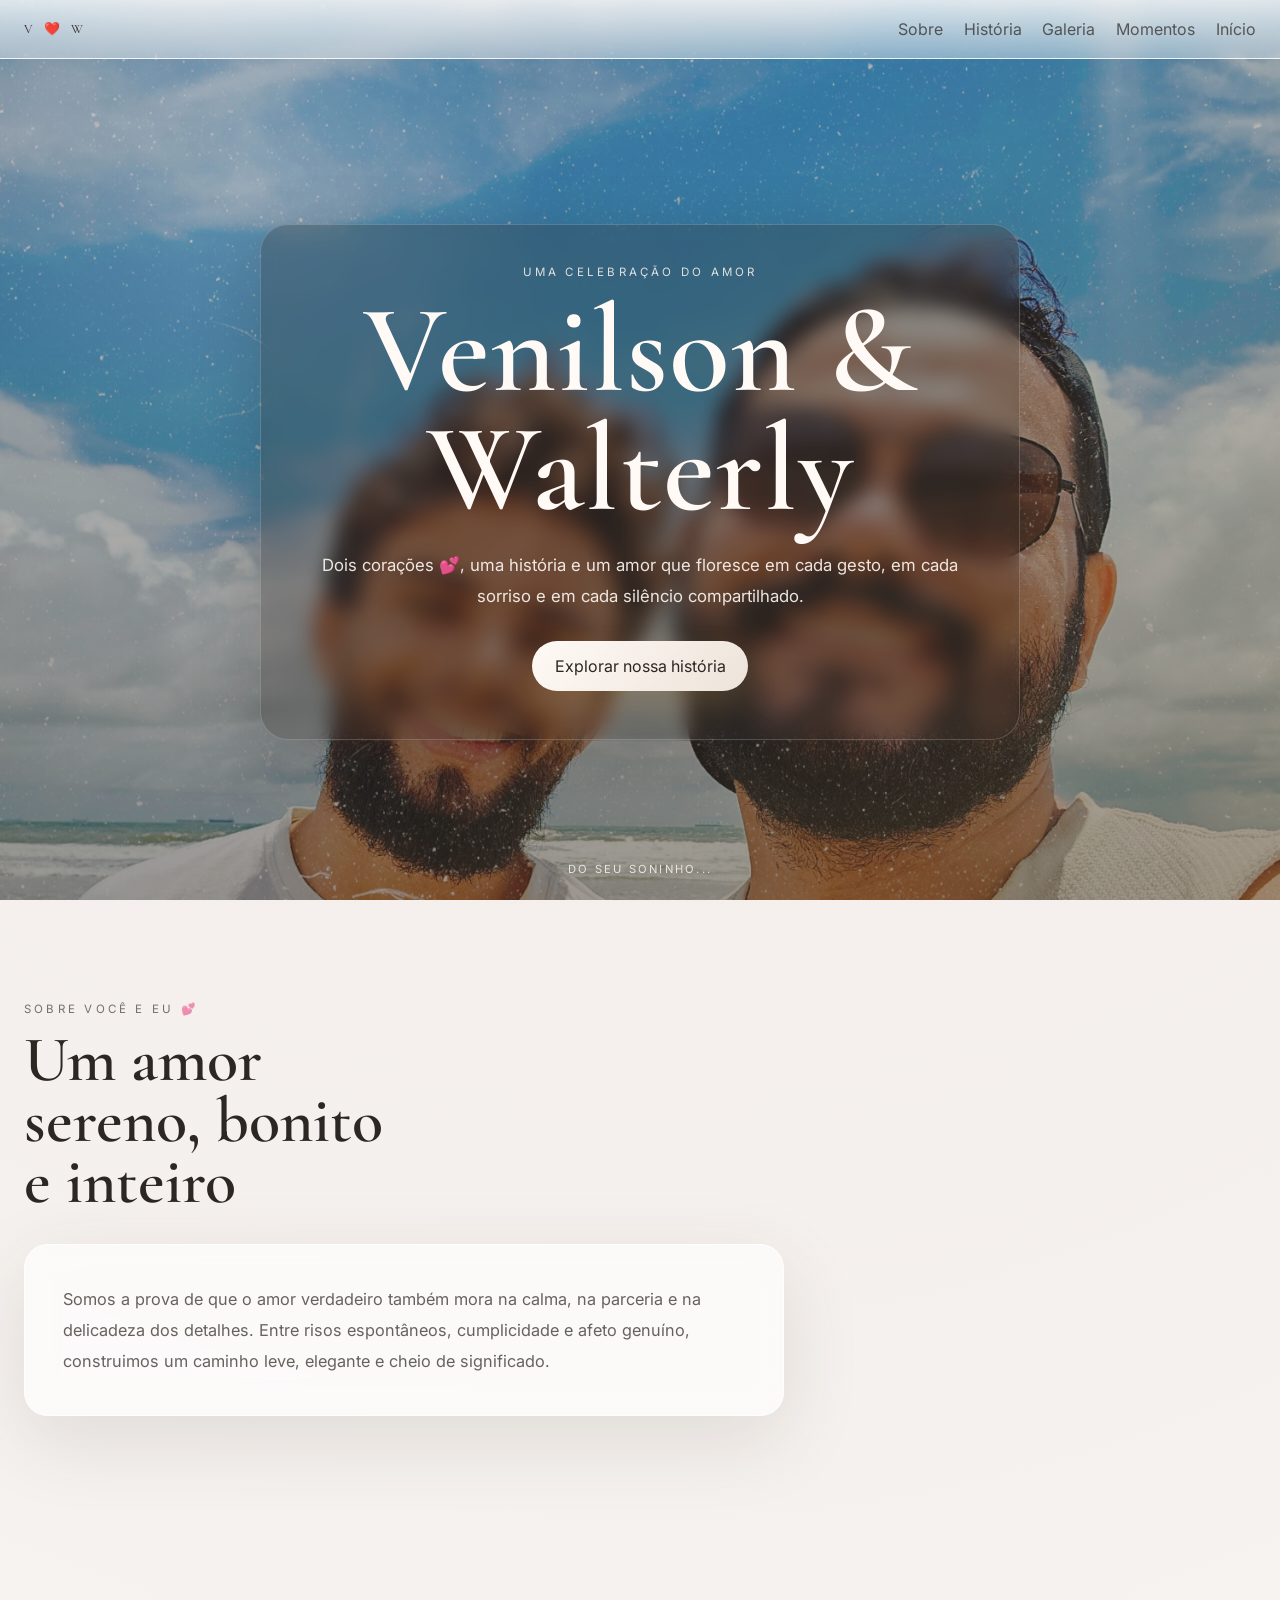
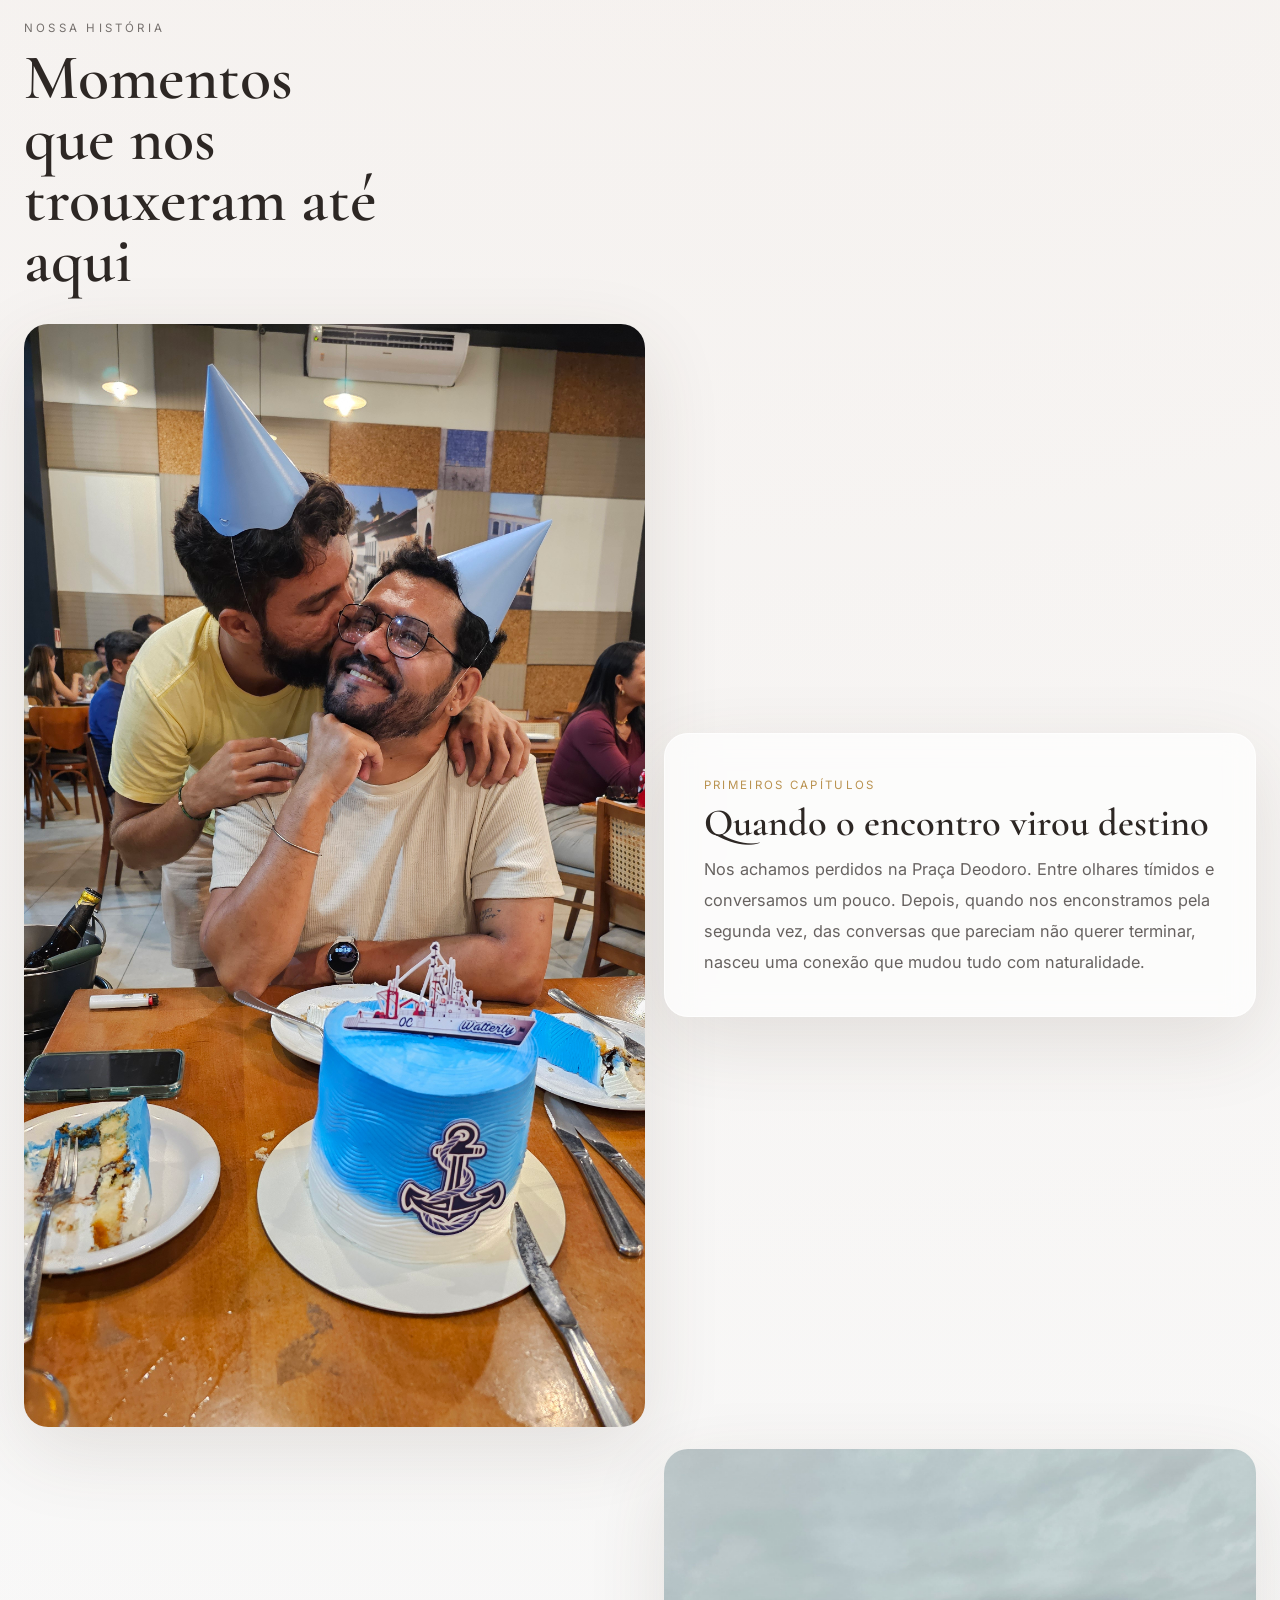
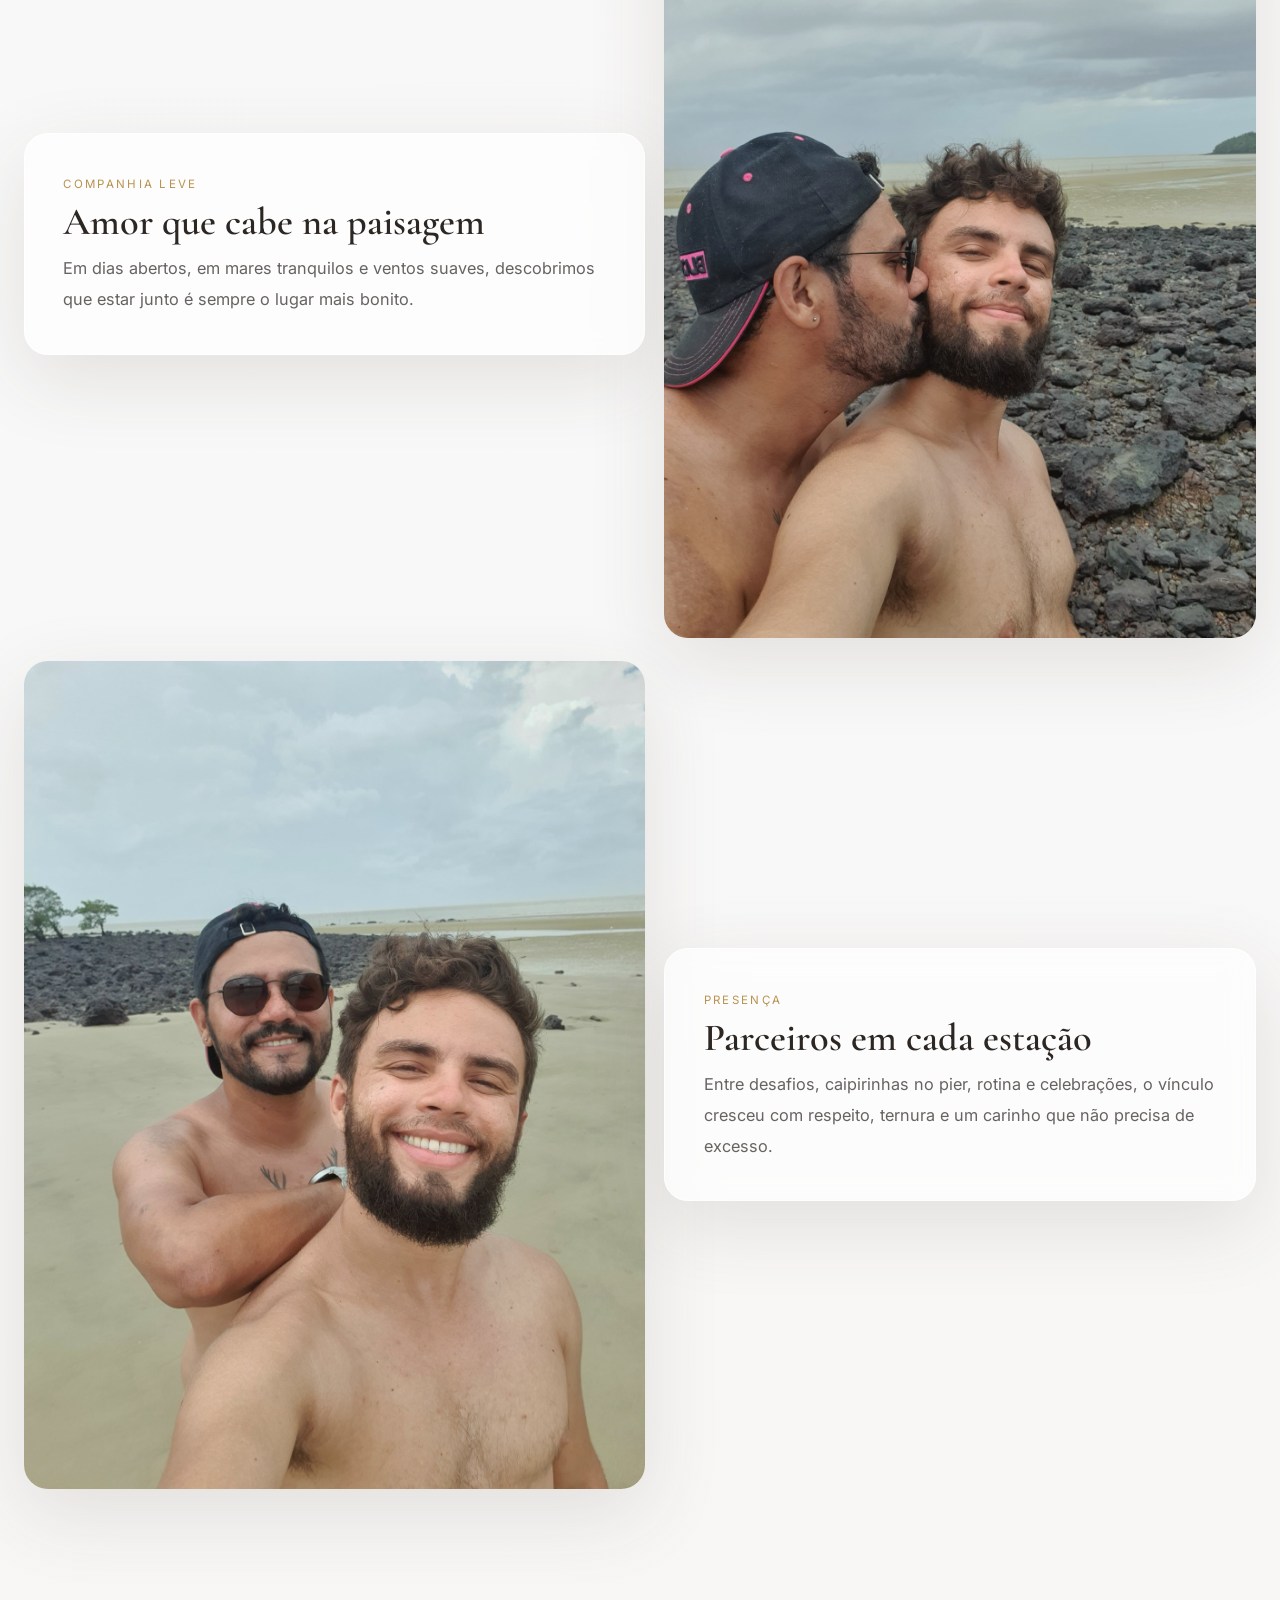
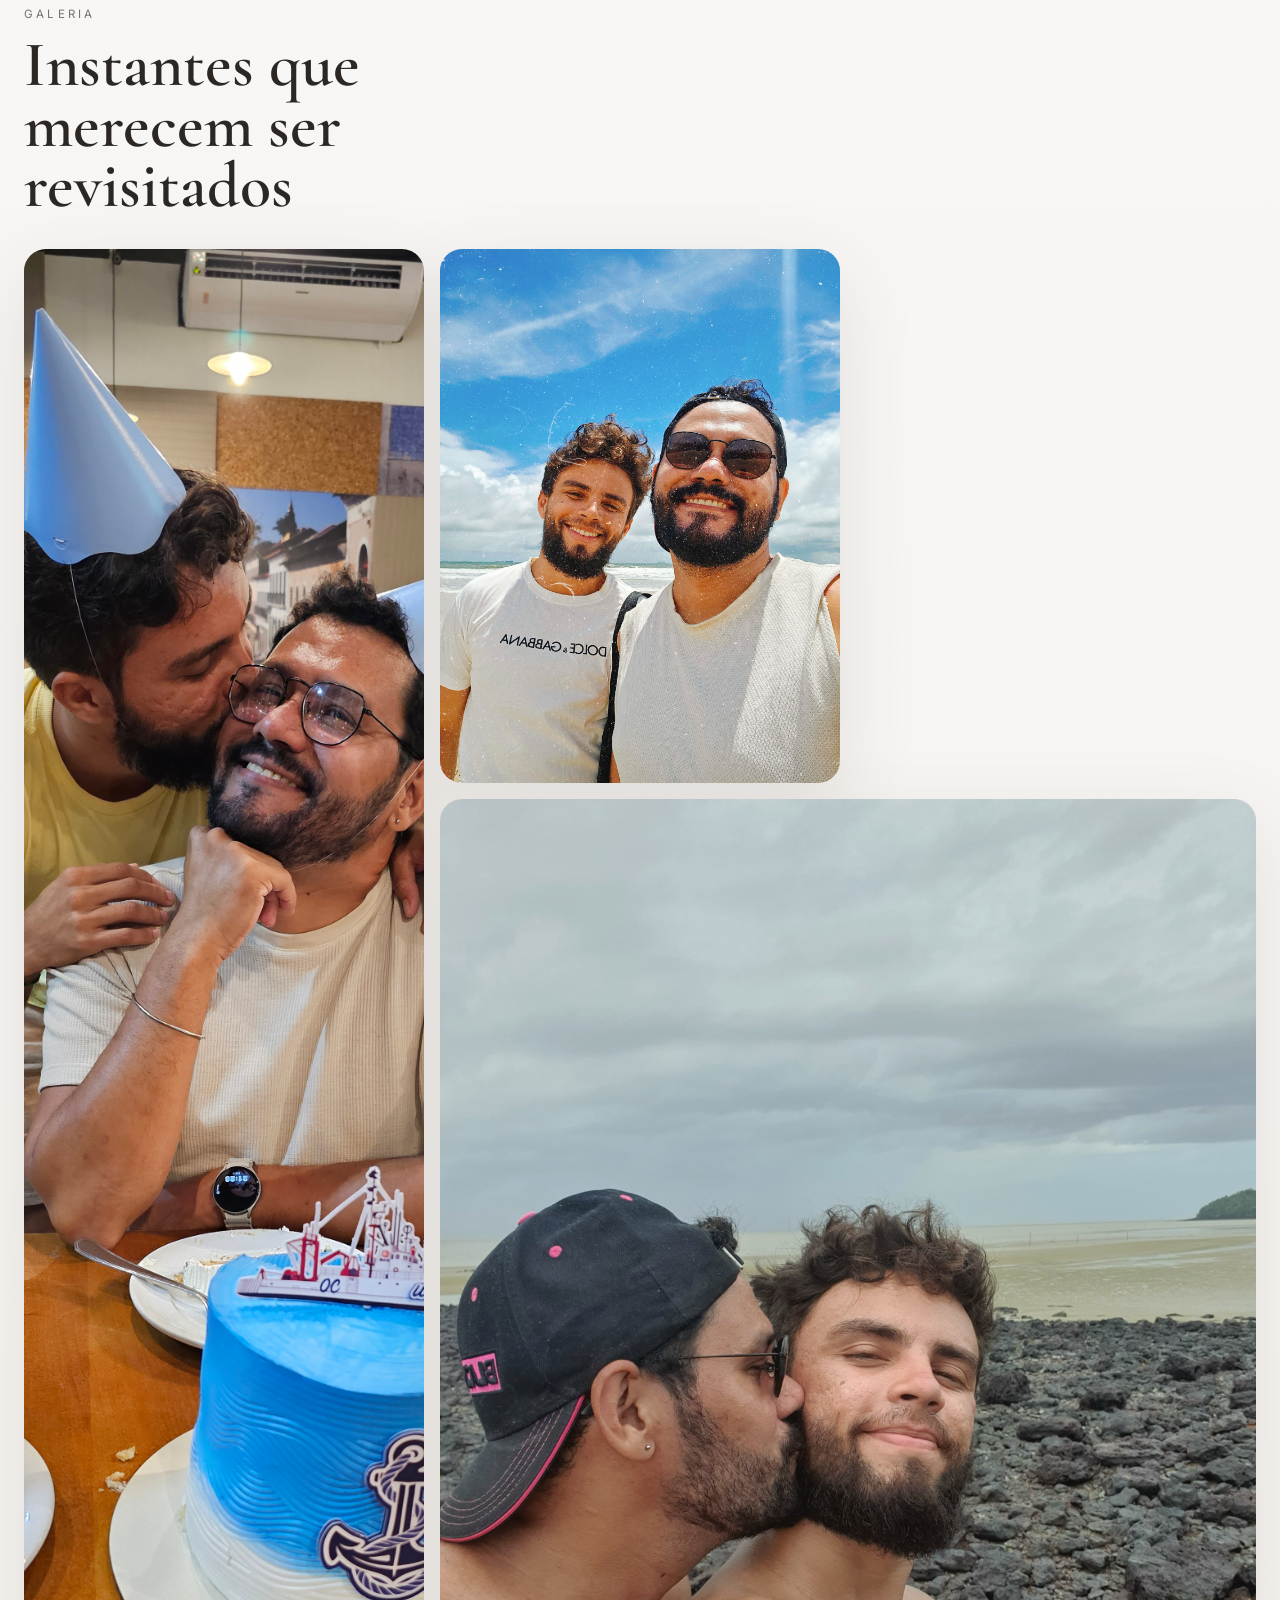
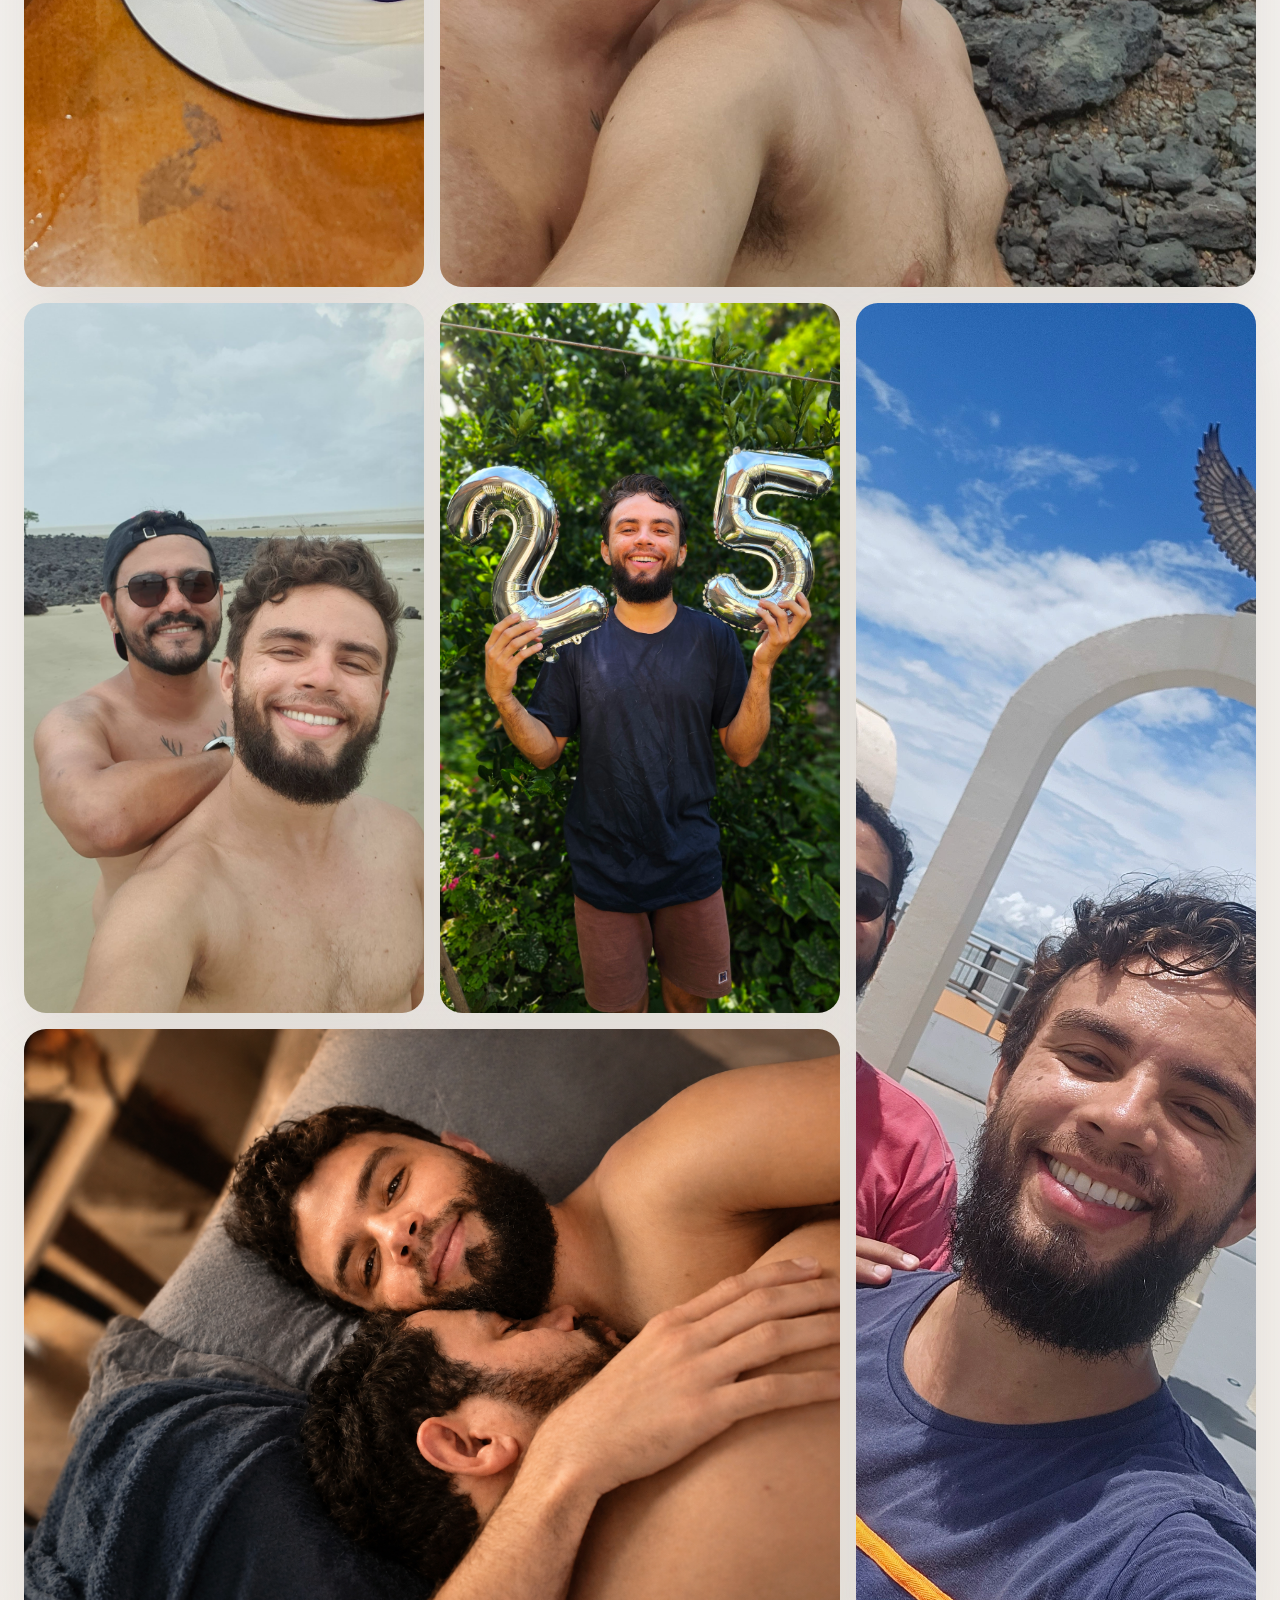
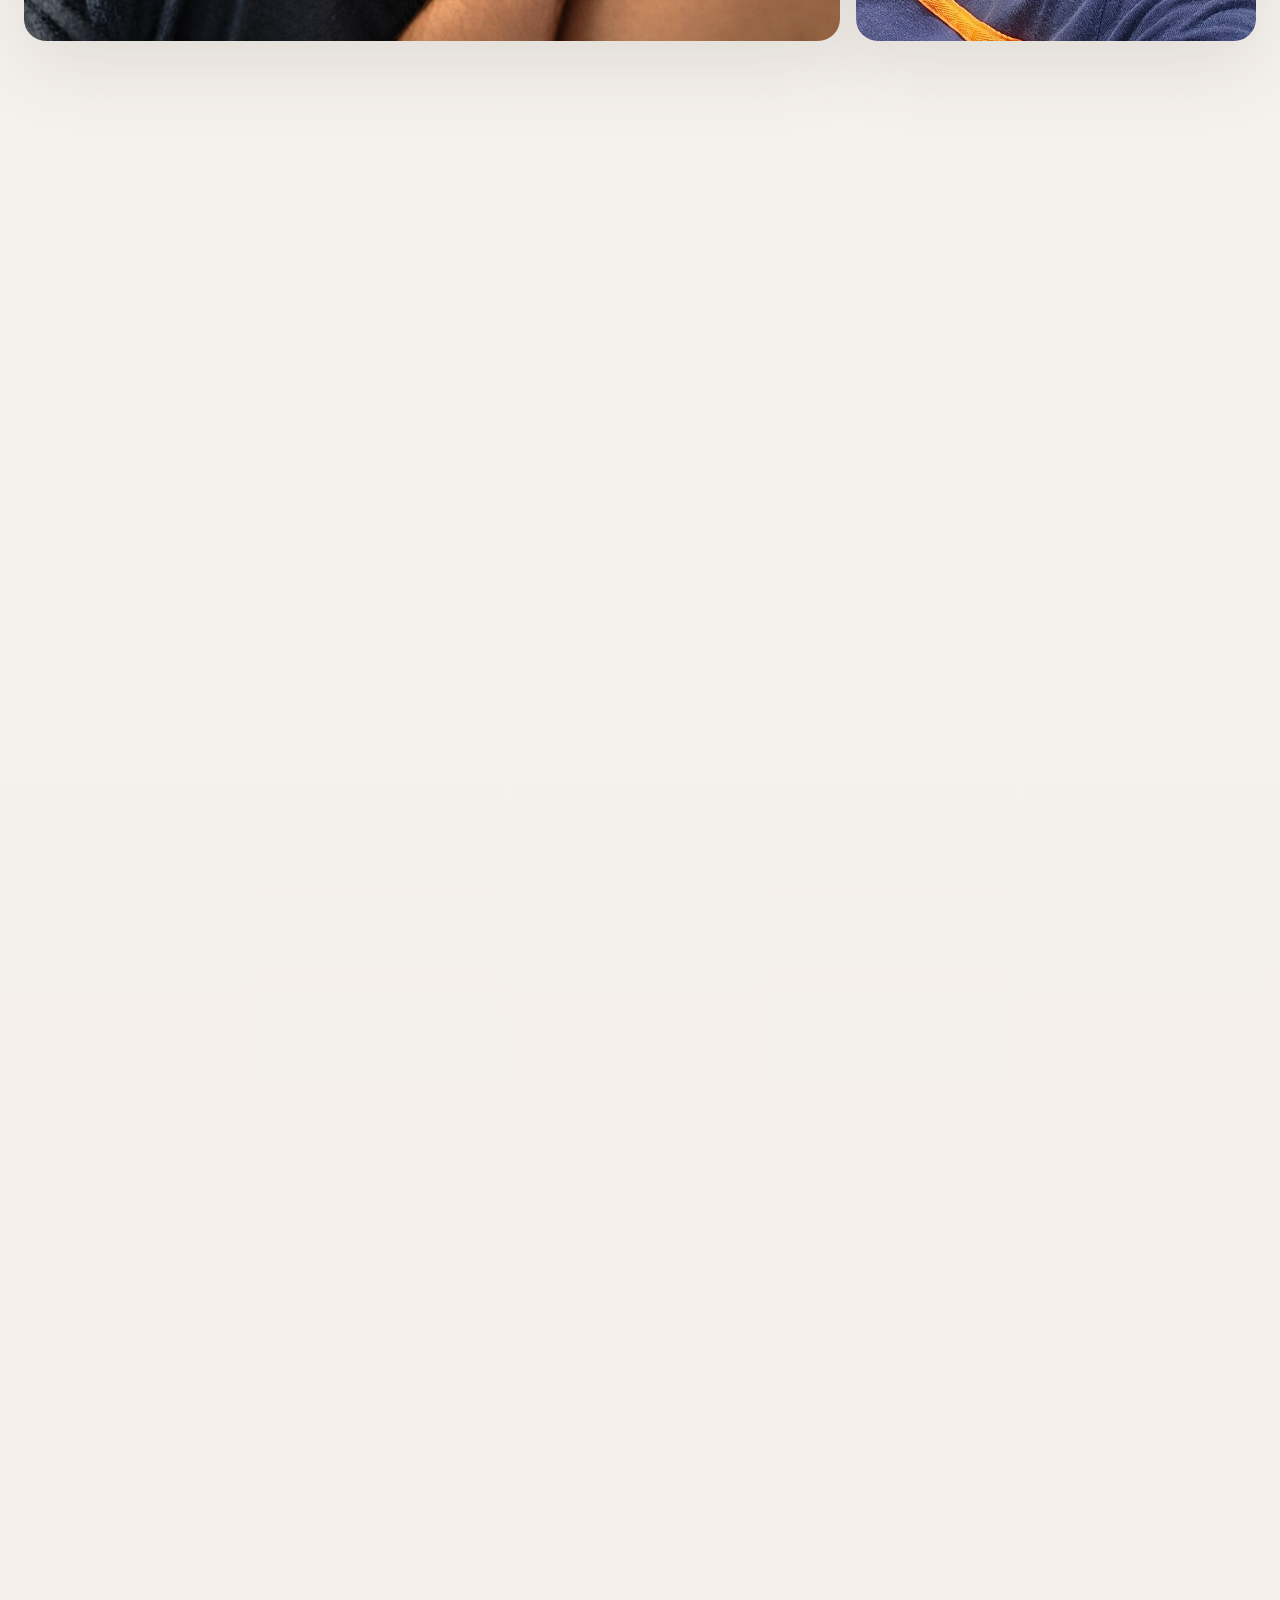
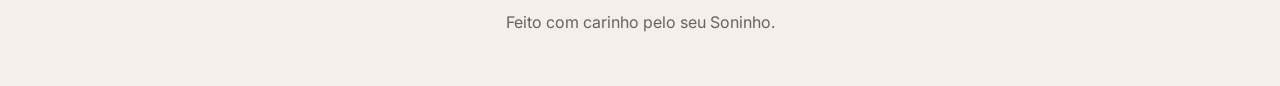
<file: projects/my-love/index.html>
<!DOCTYPE html>
<html lang="pt-BR">
<head>
  <meta charset="UTF-8" />
  <meta name="viewport" content="width=device-width, initial-scale=1.0" />
  <meta name="description" content="Uma landing page romântica e elegante para celebrar o amor de Venilson e Walterly." />
  <title>Venilson & Walterly</title>
  <link rel="preconnect" href="https://fonts.googleapis.com" />
  <link rel="preconnect" href="https://fonts.gstatic.com" crossorigin />
  <link href="https://fonts.googleapis.com/css2?family=Cormorant+Garamond:wght@500;600;700&family=Inter:wght@400;500;600;700&display=swap" rel="stylesheet" />
  <link rel="stylesheet" href="styles.css" />
</head>
<body>
  <div class="page-shell">
    <header class="topbar">
      <a class="brand" href="#hero" aria-label="Voltar para o início">V ❤️ W</a>
      <nav class="nav">
        <a href="#sobre">Sobre</a>
        <a href="#historia">História</a>
        <a href="#galeria">Galeria</a>
        <a href="#momentos">Momentos</a>
        <a href="../../index.html">Início</a>
      </nav>
    </header>

    <main>
      <section id="hero" class="hero">
        <div class="hero__overlay"></div>
        <div class="hero__content reveal">
          <p class="eyebrow">Uma celebração do amor</p>
          <h1>Venilson & Walterly</h1>
          <p class="hero__subtitle">Dois corações 💕, uma história e um amor que floresce em cada gesto, em cada sorriso e em cada silêncio compartilhado.</p>
          <a class="hero__cta" href="#sobre">Explorar nossa história</a>
        </div>
        <div class="hero__scroll">Do seu Soninho...</div>
      </section>

      <section id="sobre" class="section section--intro reveal">
        <div class="section__heading">
          <p class="eyebrow">Sobre você e eu 💕</p>
          <h2>Um amor sereno, bonito e inteiro</h2>
        </div>
        <div class="intro-card">
          <p>
            Somos a prova de que o amor verdadeiro também mora na calma, na parceria e na delicadeza dos detalhes.
            Entre risos espontâneos, cumplicidade e afeto genuíno, construimos um caminho leve, elegante e cheio de significado.
          </p>
        </div>
      </section>

      <section id="historia" class="section timeline-section">
        <div class="section__heading reveal">
          <p class="eyebrow">Nossa história</p>
          <h2>Momentos que nos trouxeram até aqui</h2>
        </div>

        <div class="timeline">
          <article class="timeline-item reveal">
            <div class="timeline-item__media">
              <img src="images/20260304_212842.jpg" alt="Venilson e Walterly celebrando juntos em um momento especial" />
            </div>
            <div class="timeline-item__content">
              <span>Primeiros capítulos</span>
              <h3>Quando o encontro virou destino</h3>
              <p>Nos achamos perdidos na Praça Deodoro. Entre olhares tímidos e conversamos um pouco. Depois, quando nos enconstramos pela segunda vez, das conversas que pareciam não querer terminar, nasceu uma conexão que mudou tudo com naturalidade.</p>
            </div>
          </article>

          <article class="timeline-item reveal">
            <div class="timeline-item__media">
              <img src="images/IMG-20260309-WA0085.jpg" alt="Venilson e Walterly abraçados à beira-mar" />
            </div>
            <div class="timeline-item__content">
              <span>Companhia leve</span>
              <h3>Amor que cabe na paisagem</h3>
              <p>Em dias abertos, em mares tranquilos e ventos suaves, descobrimos que estar junto é sempre o lugar mais bonito.</p>
            </div>
          </article>

          <article class="timeline-item reveal">
            <div class="timeline-item__media">
              <img src="images/IMG-20260309-WA0089.jpg" alt="Venilson e Walterly sorrindo juntos em selfie na praia" />
            </div>
            <div class="timeline-item__content">
              <span>Presença</span>
              <h3>Parceiros em cada estação</h3>
              <p>Entre desafios, caipirinhas no pier, rotina e celebrações, o vínculo cresceu com respeito, ternura e um carinho que não precisa de excesso.</p>
            </div>
          </article>
        </div>
      </section>

      <section id="galeria" class="section gallery-section">
        <div class="section__heading reveal">
          <p class="eyebrow">Galeria</p>
          <h2>Instantes que merecem ser revisitados</h2>
        </div>

        <div class="gallery">
          <button class="gallery__item gallery__item--tall reveal" data-lightbox="0" aria-label="Abrir foto da celebração do casal em destaque">
            <img src="images/20260304_212842.jpg" alt="Aniversário de Walterly em uma celebração com bolo azul" />
          </button>
          <button class="gallery__item reveal" data-lightbox="1" aria-label="Abrir foto do casal na praia sorrindo">
            <img src="images/2026-04-11-20-14-44-477.jpg" alt="Venilson e Walterly sorrindo na praia sob céu azul" />
          </button>
          <button class="gallery__item gallery__item--wide reveal" data-lightbox="2" aria-label="Abrir foto do casal em um abraço na praia">
            <img src="images/IMG-20260309-WA0085.jpg" alt="Venilson e Walterly em um abraço carinhoso à beira-mar" />
          </button>
          <button class="gallery__item reveal" data-lightbox="3" aria-label="Abrir foto do casal em selfie na praia">
            <img src="images/IMG-20260309-WA0089.jpg" alt="Venilson e Walterly sorrindo juntos em uma selfie na praia" />
          </button>
          <button class="gallery__item reveal" data-lightbox="4" aria-label="Abrir foto do casal em momento íntimo nas pedras">
            <img src="images/20260330_074502.jpg" alt="Venilson beijando Walterly nas rochas da praia" />
          </button>
          <button class="gallery__item gallery__item--tall reveal" data-lightbox="5" aria-label="Abrir foto do casal com vista para o mar">
            <img src="images/IMG_20260420_123554_840.webp" alt="Venilson e Walterly sorrindo em selfie com mar ao fundo" />
          </button>
          <button class="gallery__item gallery__item--wide reveal" data-lightbox="6" aria-label="Abrir foto extra do casal">
            <img src="images/file_00000000dd3471f590c2e8530b829738.png" alt="Venilson e Walterly em uma fotografia especial" />
          </button>
        </div>
      </section>

      <section id="momentos" class="section moments-section reveal">
        <div class="section__heading">
          <p class="eyebrow">Frases ❤️ Momentos</p>
          <h2>Pequenas lembranças, grandes emoções</h2>
        </div>

        <div class="moments-grid">
          <blockquote>
            <p>“Nosso amor não precisa ser alto para ser imenso; ele se reconhece no cuidado cotidiano.”</p>
          </blockquote>
          <blockquote>
            <p>“A vida ao lado de quem faz a alma descansar é sempre mais bonita.”</p>
          </blockquote>
          <blockquote>
            <p>“Onde chegamos, chega também uma elegância calma de quem sabe amar de verdade, do nosso jeitinho.”</p>
          </blockquote>
        </div>
      </section>

      <section class="section closing-section reveal">
        <div class="closing-card">
          <p class="eyebrow">Mensagem final</p>
          <h2>Que a nossa história continue sendo feita de afeto, parceria e infinitas razões para sorrir.</h2>
          <p>Que cada novo capítulo preserve a leveza do encontro, a força da cumplicidade e a beleza de um amor que inspira.</p>
        </div>
      </section>
    </main>

    <footer class="footer">
      <p>Feito com carinho pelo seu Soninho.</p>
    </footer>
  </div>

  <div class="lightbox" aria-hidden="true" role="dialog" aria-label="Visualização ampliada da foto">
    <button class="lightbox__close" type="button" aria-label="Fechar visualização">×</button>
    <img class="lightbox__image" alt="Foto ampliada do casal" />
  </div>

  <script src="script.js"></script>
</body>
</html>
</file>
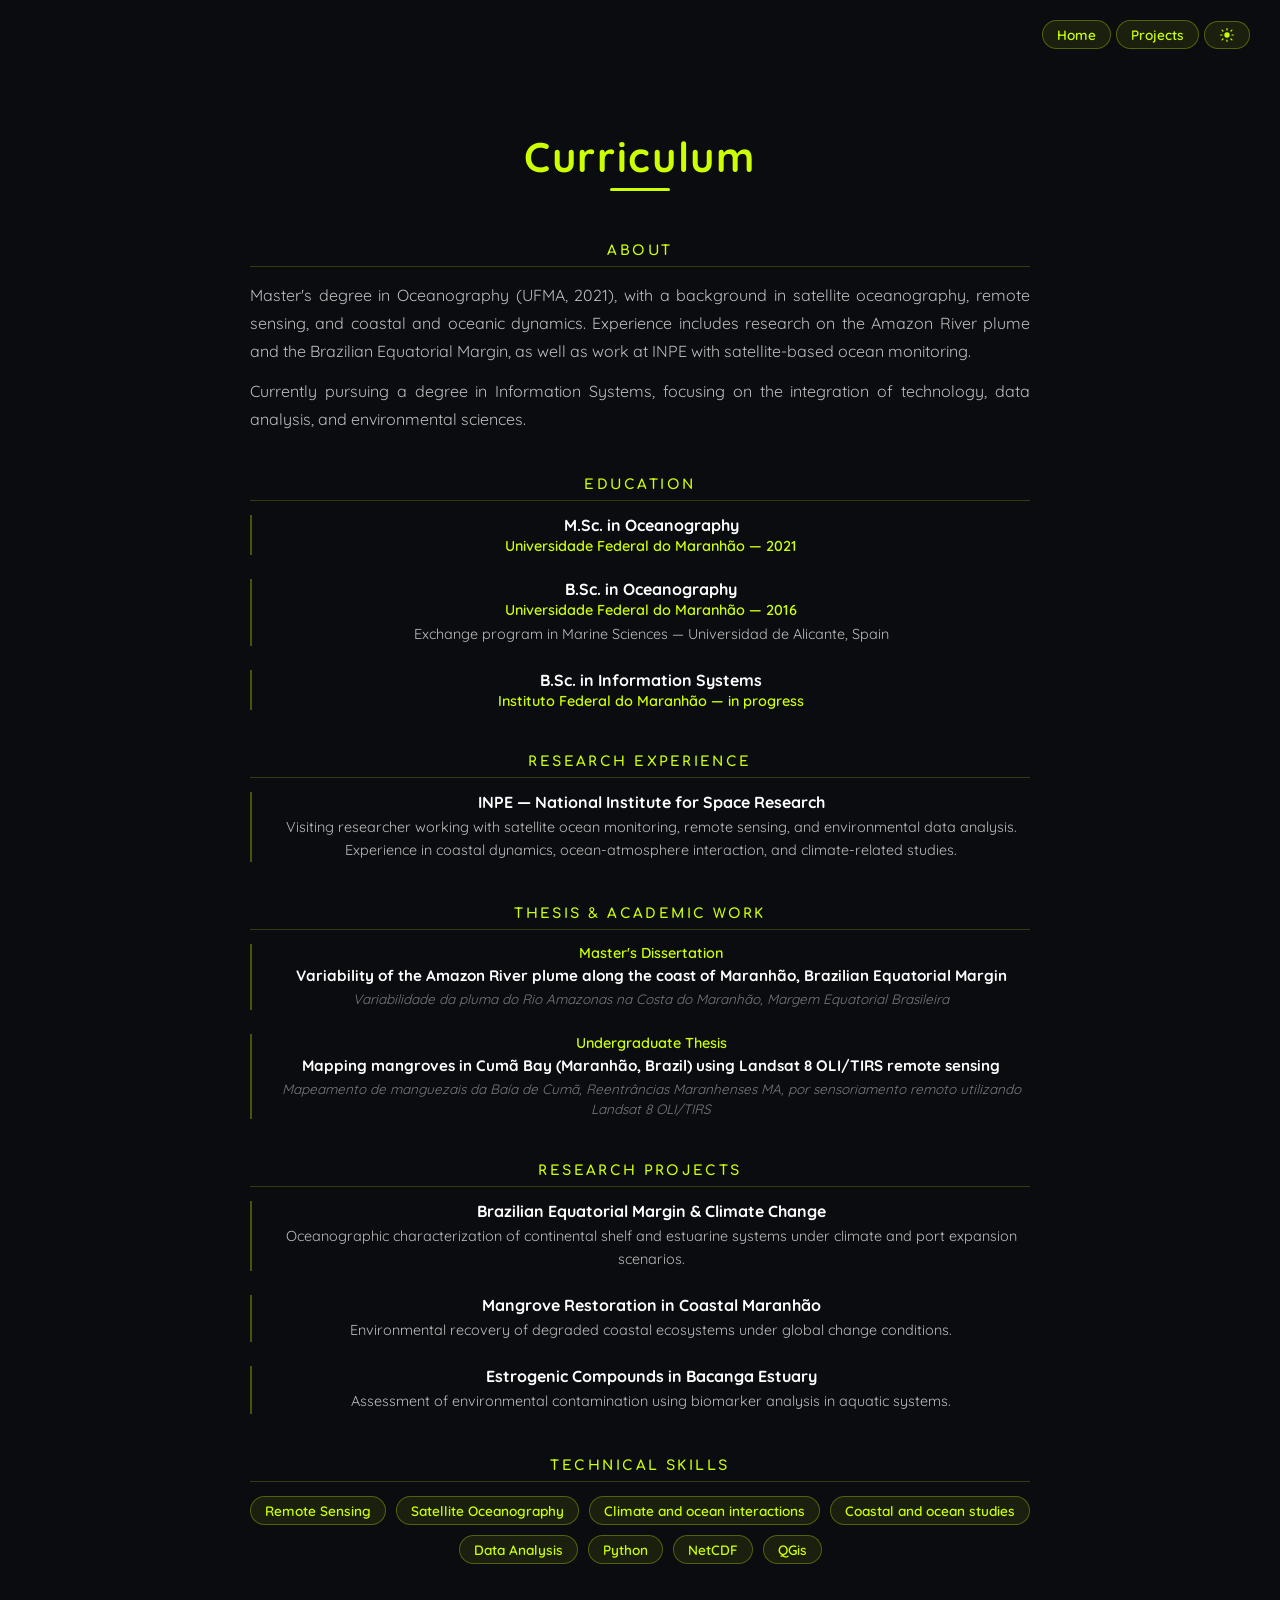
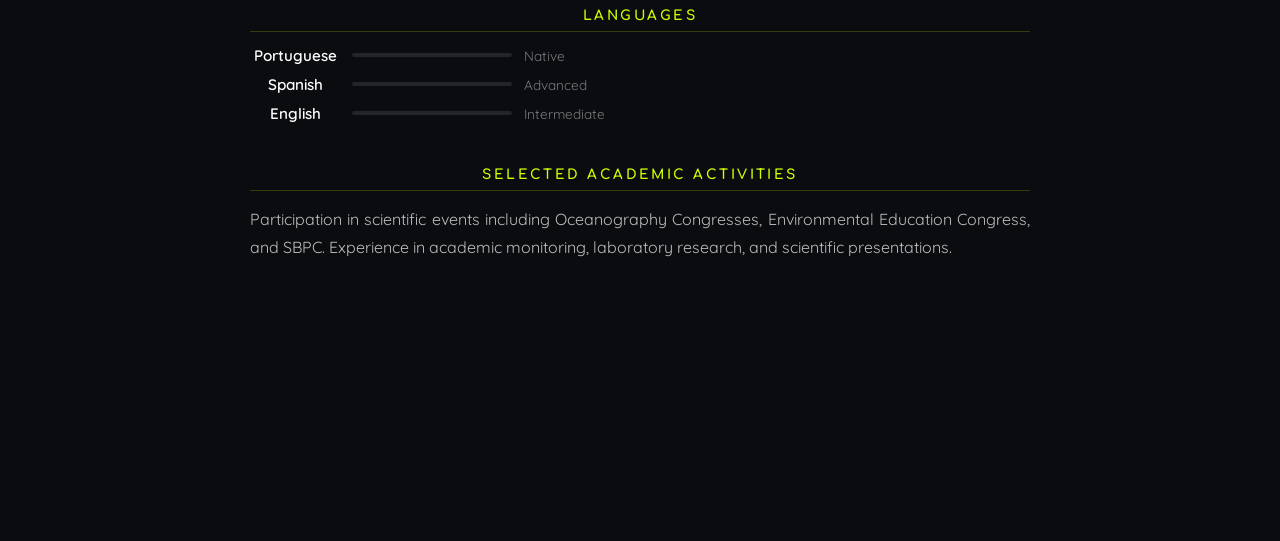
<file: curriculo.html>
<!DOCTYPE html>
<html lang="en" data-theme="dark">
<head>
  <meta charset="UTF-8">
  <meta name="viewport" content="width=device-width, initial-scale=1.0">
  <title>Walterly | Curriculum</title>

  <link rel="icon" href="favicon.svg" type="image/svg+xml">
  <link rel="icon" href="favicon.png" type="image/png">

  <link rel="preconnect" href="https://fonts.googleapis.com">
  <link rel="preconnect" href="https://fonts.gstatic.com" crossorigin>
  <link href="https://fonts.googleapis.com/css2?family=Quicksand:wght@400;600;700&family=Comfortaa:wght@400;700&display=swap" rel="stylesheet">

  <link rel="stylesheet" href="style.css">

  <style>
    /* ── CURRICULUM-SPECIFIC STYLES ── */

    .cv-container {
      width: 100%;
      max-width: 780px;
      margin: 0 auto;
      padding: clamp(30px, 6vw, 60px) clamp(16px, 5vw, 40px);
    }

    /* PAGE HEADER */
    .cv-header {
      text-align: center;
      margin-bottom: clamp(32px, 6vw, 52px);
      padding-top: clamp(50px, 10vw, 70px);
      opacity: 0;
      transform: translateY(20px);
      transition: opacity 0.8s ease, transform 0.8s ease;
    }

    .cv-header.visible {
      opacity: 1;
      transform: translateY(0);
    }

    .cv-header h1 {
      font-size: clamp(1.8rem, 6vw, 2.6rem);
      margin: 0 0 6px 0;
      letter-spacing: 0.04em;
      color: var(--cor-destaque)
    }

    .cv-header .accent-line {
      width: clamp(40px, 10vw, 60px);
      height: 3px;
      background: var(--cor-destaque);
      margin: 0 auto;
      border-radius: 2px;
    }

    /* SECTIONS */
    .cv-section {
      margin-bottom: clamp(28px, 5vw, 44px);
      opacity: 0;
      transform: translateY(20px);
      transition: opacity 0.8s ease, transform 0.8s ease;
    }

    .cv-section.visible {
      opacity: 1;
      transform: translateY(0);
    }

    .cv-section h2 {
      font-family: 'Comfortaa', sans-serif;
      font-size: clamp(0.75rem, 2.5vw, 0.85rem);
      letter-spacing: 0.18em;
      text-transform: uppercase;
      color: var(--cor-destaque);
      margin: 0 0 14px 0;
      padding-bottom: 8px;
      border-bottom: 1px solid rgba(var(--cor-destaque-rgb), 0.2);
    }

    /* ABOUT */
    .cv-about p {
      font-size: clamp(0.875rem, 2.5vw, 1rem);
      line-height: 1.75;
      color: var(--texto-secundario);
      margin: 0 0 12px 0;
      text-align: justify;
      hyphens: auto;
    }

    /* ENTRIES (Education, Experience, etc.) */
    .cv-entry {
      margin-bottom: clamp(16px, 3vw, 24px);
      padding-left: clamp(12px, 3vw, 20px);
      border-left: 2px solid rgba(var(--cor-destaque-rgb), 0.3);
      transition: border-color 0.3s ease;
    }

    .cv-entry:hover {
      border-left-color: var(--cor-destaque);
    }

    .cv-entry-title {
      font-size: clamp(0.9rem, 2.5vw, 1rem);
      font-weight: 700;
      color: var(--texto-principal);
      margin: 0 0 2px 0;
    }

    .cv-entry-sub {
      font-size: clamp(0.8rem, 2vw, 0.9rem);
      color: var(--cor-destaque);
      font-weight: 600;
      margin: 0 0 4px 0;
    }

    .cv-entry-desc {
      font-size: clamp(0.8rem, 2vw, 0.9rem);
      color: var(--texto-secundario);
      line-height: 1.6;
      margin: 4px 0 0 0;
    }

    /* THESIS ENTRIES */
    .cv-thesis-title {
      font-size: clamp(0.875rem, 2.5vw, 0.95rem);
      font-weight: 700;
      color: var(--texto-principal);
      margin: 0 0 2px 0;
    }

    .cv-thesis-original {
      font-size: clamp(0.75rem, 2vw, 0.85rem);
      color: var(--texto-suave);
      font-style: italic;
      margin: 4px 0 0 0;
      line-height: 1.5;
    }

    /* SKILLS GRID */
    .skills-grid {
      display: flex;
      flex-wrap: wrap;
      gap: 10px;
      justify-content: center;
    }

    .skill-tag {
      background: var(--cor-destaque-suave);
      border: 1px solid var(--cor-destaque-borda);
      color: var(--cor-destaque);
      border-radius: 20px;
      padding: 5px 14px;
      font-size: clamp(0.75rem, 2vw, 0.85rem);
      font-weight: 600;
      transition: background 0.3s ease, border-color 0.3s ease;
    }

    .skill-tag:hover {
      background: rgba(var(--cor-destaque-rgb), 0.18);
      border-color: var(--cor-destaque);
    }

    /* LANGUAGES */
    .lang-row {
      display: flex;
      align-items: center;
      gap: 12px;
      margin-bottom: 10px;
    }

    .lang-name {
      font-size: clamp(0.875rem, 2.5vw, 0.95rem);
      font-weight: 600;
      min-width: 90px;
      color: var(--texto-principal);
    }

    .lang-level {
      font-size: clamp(0.75rem, 2vw, 0.85rem);
      color: var(--texto-suave);
    }

    .lang-bar {
      flex: 1;
      height: 4px;
      background: var(--linha-suave);
      border-radius: 2px;
      overflow: hidden;
      max-width: 160px;
    }

    .lang-bar-fill {
      height: 100%;
      background: var(--cor-destaque);
      border-radius: 2px;
      width: 0;
      transition: width 1.2s ease;
    }


    /* LATTES LINK */
    .lattes-btn {
      display: inline-block;
      margin-top: 10px;
      padding: clamp(9px, 2vw, 11px) clamp(18px, 4vw, 24px);
      background: transparent;
      border: 2px solid var(--cor-destaque);
      color: var(--cor-destaque);
      border-radius: 25px;
      font-family: 'Quicksand', sans-serif;
      font-weight: 700;
      font-size: clamp(0.8rem, 2vw, 0.9rem);
      text-decoration: none;
      transition: background 0.3s ease, color 0.3s ease;
    }

    .lattes-btn:hover {
      background: var(--cor-destaque);
      color: #0b0c10;
    }

    @media (hover: none) {
      .lattes-btn:active {
        background: var(--cor-destaque);
        color: #0b0c10;
      }
    }
  </style>
</head>

<body>
  <div class="nav projects-nav">
    <a class="skill-tag" href="index.html" data-i18n="nav.home">Home</a>
    <a class="skill-tag" href="projetos.html" data-i18n="nav.projects">Projetos</a>
    <button class="skill-tag" type="button" data-theme-toggle aria-label="Mudar para tema claro" aria-pressed="false">
      <svg class="theme-icon theme-icon--sun" data-theme-icon="sun" aria-hidden="true" viewBox="0 0 24 24" fill="none" xmlns="http://www.w3.org/2000/svg" hidden>
        <circle cx="12" cy="12" r="4" fill="currentColor"/>
        <path d="M12 2.5v2M12 19.5v2M4.6 4.6l1.4 1.4M18 18l1.4 1.4M2.5 12h2M19.5 12h2M4.6 19.4l1.4-1.4M18 6l1.4-1.4" stroke="currentColor" stroke-width="1.8" stroke-linecap="round"/>
      </svg>
      <svg class="theme-icon theme-icon--moon" data-theme-icon="moon" aria-hidden="true" viewBox="0 0 24 24" fill="none" xmlns="http://www.w3.org/2000/svg">
        <path d="M21 13.2A8.5 8.5 0 1 1 10.8 3a7 7 0 0 0 10.2 10.2Z" fill="currentColor"/>
      </svg>
    </button>
  </div>
  <div class="cv-container">

    <!-- HEADER -->
    <header class="cv-header" id="cv-header">
      <h1 data-i18n="cv.title">Curriculum</h1>
      <div class="accent-line"></div>
    </header>

    <!-- ABOUT -->
    <section class="cv-section" id="s-about">
      <h2 data-i18n="cv.about">About</h2>
      <div class="cv-about">
        <p data-i18n="cv.about.text1">Master's degree in Oceanography (UFMA, 2021), with a background in satellite oceanography, remote sensing, and coastal and oceanic dynamics. Experience includes research on the Amazon River plume and the Brazilian Equatorial Margin, as well as work at INPE with satellite-based ocean monitoring.</p>
        <p data-i18n="cv.about.text2">Currently pursuing a degree in Information Systems, focusing on the integration of technology, data analysis, and environmental sciences.</p>
      </div>
    </section>

    <!-- EDUCATION -->
    <section class="cv-section" id="s-education">
      <h2 data-i18n="cv.education">Education</h2>

      <div class="cv-entry">
        <p class="cv-entry-title" data-i18n="cv.education.entry1.title">M.Sc. in Oceanography</p>
        <p class="cv-entry-sub" data-i18n="cv.education.entry1.sub">Universidade Federal do Maranhão — 2021</p>
      </div>

      <div class="cv-entry">
        <p class="cv-entry-title" data-i18n="cv.education.entry2.title">B.Sc. in Oceanography</p>
        <p class="cv-entry-sub" data-i18n="cv.education.entry2.sub">Universidade Federal do Maranhão — 2016</p>
        <p class="cv-entry-desc" data-i18n="cv.education.entry2.desc">Exchange program in Marine Sciences — Universidad de Alicante, Spain</p>
      </div>

      <div class="cv-entry">
        <p class="cv-entry-title" data-i18n="cv.education.entry3.title">B.Sc. in Information Systems</p>
        <p class="cv-entry-sub" data-i18n="cv.education.entry3.sub">Instituto Federal do Maranhão — in progress</p>
      </div>
    </section>

    <!-- RESEARCH EXPERIENCE -->
    <section class="cv-section" id="s-research">
      <h2 data-i18n="cv.research">Research Experience</h2>

      <div class="cv-entry">
        <p class="cv-entry-title" data-i18n="cv.research.title">INPE — National Institute for Space Research</p>
        <p class="cv-entry-desc" data-i18n="cv.research.desc1">Visiting researcher working with satellite ocean monitoring, remote sensing, and environmental data analysis. Experience in coastal dynamics, ocean-atmosphere interaction, and climate-related studies.</p>
      </div>
    </section>

    <!-- THESIS & ACADEMIC WORK -->
    <section class="cv-section" id="s-thesis">
      <h2 data-i18n="cv.thesis">Thesis &amp; Academic Work</h2>

      <div class="cv-entry">
        <p class="cv-entry-sub" data-i18n="cv.thesis.master.label">Master's Dissertation</p>
        <p class="cv-thesis-title" data-i18n="cv.thesis.master.title">Variability of the Amazon River plume along the coast of Maranhão, Brazilian Equatorial Margin</p>
        <p class="cv-thesis-original">Variabilidade da pluma do Rio Amazonas na Costa do Maranhão, Margem Equatorial Brasileira</p>
      </div>

      <div class="cv-entry">
        <p class="cv-entry-sub" data-i18n="cv.thesis.undergrad.label">Undergraduate Thesis</p>
        <p class="cv-thesis-title" data-i18n="cv.thesis.undergrad.title">Mapping mangroves in Cumã Bay (Maranhão, Brazil) using Landsat 8 OLI/TIRS remote sensing</p>
        <p class="cv-thesis-original">Mapeamento de manguezais da Baía de Cumã, Reentrâncias Maranhenses MA, por sensoriamento remoto utilizando Landsat 8 OLI/TIRS</p>
      </div>
    </section>

    <!-- RESEARCH PROJECTS -->
    <section class="cv-section" id="s-projects">
      <h2 data-i18n="cv.projects">Research Projects</h2>

      <div class="cv-entry">
        <p class="cv-entry-title" data-i18n="cv.projects.entry1.title">Brazilian Equatorial Margin &amp; Climate Change</p>
        <p class="cv-entry-desc" data-i18n="cv.projects.desc1">Oceanographic characterization of continental shelf and estuarine systems under climate and port expansion scenarios.</p>
      </div>

      <div class="cv-entry">
        <p class="cv-entry-title" data-i18n="cv.projects.entry2.title">Mangrove Restoration in Coastal Maranhão</p>
        <p class="cv-entry-desc" data-i18n="cv.projects.desc2">Environmental recovery of degraded coastal ecosystems under global change conditions.</p>
      </div>

      <div class="cv-entry">
        <p class="cv-entry-title" data-i18n="cv.projects.entry3.title">Estrogenic Compounds in Bacanga Estuary</p>
        <p class="cv-entry-desc" data-i18n="cv.projects.desc3">Assessment of environmental contamination using biomarker analysis in aquatic systems.</p>
      </div>
    </section>

    <!-- TECHNICAL SKILLS -->
    <section class="cv-section" id="s-skills">
      <h2 data-i18n="cv.skills">Technical Skills</h2>
      <div class="skills-grid">
        <!-- <span class="skill-tag">JavaScript</span> -->
        <span class="skill-tag" data-i18n="cv.skills.tag1">Remote Sensing</span>
        <span class="skill-tag" data-i18n="cv.skills.tag2">Satellite Oceanography</span>
        <span class="skill-tag" data-i18n="cv.skills.tag3">Climate and ocean interactions</span>
        <span class="skill-tag" data-i18n="cv.skills.tag4">Coastal and ocean studies</span>
        <span class="skill-tag" data-i18n="cv.skills.tag5">Data Analysis</span>
        <span class="skill-tag" data-i18n="cv.skills.tag6">Python</span>
        <span class="skill-tag" data-i18n="cv.skills.tag7">NetCDF</span>
        <span class="skill-tag" data-i18n="cv.skills.tag8">QGis</span>
      </div>
    </section>

    <!-- LANGUAGES -->
    <section class="cv-section" id="s-languages">
      <h2 data-i18n="cv.languages">Languages</h2>

      <div class="lang-row">
        <span class="lang-name" data-i18n="cv.languages.portuguese">Portuguese</span>
        <div class="lang-bar"><div class="lang-bar-fill" data-width="100%"></div></div>
        <span class="lang-level" data-i18n="cv.languages.native">Native</span>
      </div>

      <div class="lang-row">
        <span class="lang-name" data-i18n="cv.languages.spanish">Spanish</span>
        <div class="lang-bar"><div class="lang-bar-fill" data-width="80%"></div></div>
        <span class="lang-level" data-i18n="cv.languages.advanced">Advanced</span>
      </div>

      <div class="lang-row">
        <span class="lang-name" data-i18n="cv.languages.english">English</span>
        <div class="lang-bar"><div class="lang-bar-fill" data-width="65%"></div></div>
        <span class="lang-level" data-i18n="cv.languages.intermediate">Intermediate</span>
      </div>
    </section>

    <!-- ACADEMIC ACTIVITIES -->
    <section class="cv-section" id="s-activities">
      <h2 data-i18n="cv.activities">Selected Academic Activities</h2>
      <div class="cv-about">
        <p data-i18n="cv.activities.desc">Participation in scientific events including Oceanography Congresses, Environmental Education Congress, and SBPC. Experience in academic monitoring, laboratory research, and scientific presentations.</p>
      </div>
    </section>

    <!-- LATTES -->
    <section class="cv-section" id="s-lattes">
      <h2 data-i18n="cv.lattes">Full Academic CV</h2>
      <div class="cv-about">
        <p data-i18n="cv.lattes.desc">For a complete and detailed academic record, access my profile on the Lattes Platform.</p>
      </div>
      <a class="lattes-btn" href="http://lattes.cnpq.br/1555539053765717" target="_blank" rel="noopener" data-i18n="cv.lattes.btn">
        Access Lattes Profile →
      </a>
    </section>

  </div><!-- /.cv-container -->

    <script src="script.js"></script>
  <script>
    // ── FADE-IN DAS SEÇÕES AO CARREGAR ──
    const sections = document.querySelectorAll('.cv-section, .cv-header');

    function revealSections() {
      sections.forEach((el, index) => {
        setTimeout(() => {
          el.classList.add('visible');
        }, index * 150);
      });
    }

    // ── BARRAS DE IDIOMA ──
    function animateBars() {
      document.querySelectorAll('.lang-bar-fill').forEach(bar => {
        bar.style.width = bar.dataset.width;
      });
    }

    // Inicia tudo após o carregamento
    window.addEventListener('load', () => {
      revealSections();
      setTimeout(animateBars, sections.length * 150 + 300);
    });
  </script>
</body>
</html>
</file>
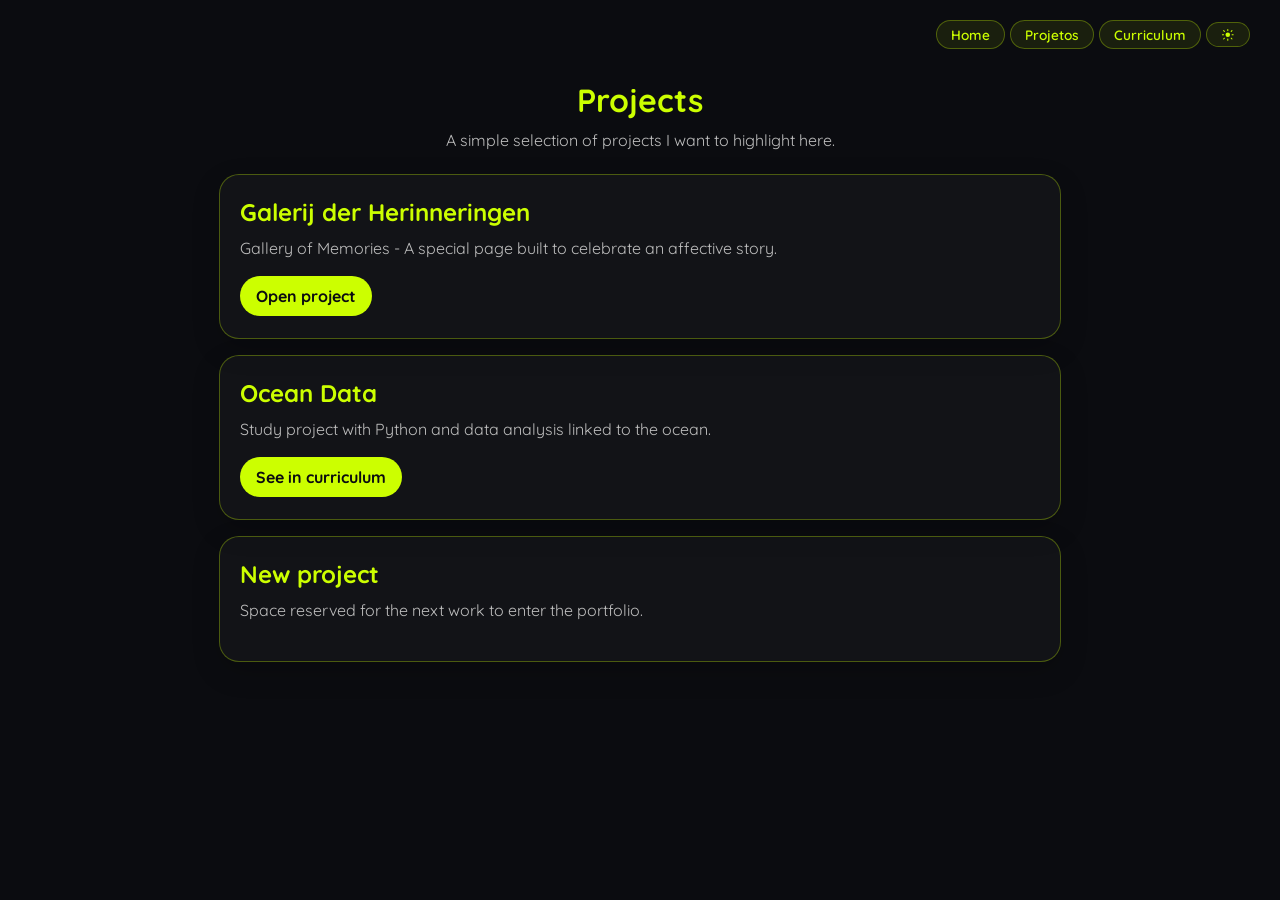
<file: projetos.html>
<!DOCTYPE html>
<html lang="pt-br" data-theme="dark">

<head>
  <meta charset="UTF-8">
  <meta name="viewport" content="width=device-width, initial-scale=1.0">
  <meta name="description" content="Seleção de projetos desenvolvidos por Walterly Sullivan.">
  <title>Walterly | Projects</title>

  <link rel="icon" href="favicon.svg" type="image/svg+xml">
  <link rel="icon" href="favicon.png" type="image/png">

  <link href="https://fonts.googleapis.com/css2?family=Quicksand&display=swap" rel="stylesheet">
  <link rel="stylesheet" href="style.css">
</head>

<body class="projects-page">

  <div class="nav projects-nav">
    <a class="skill-tag" href="index.html" data-i18n="nav.home">Home</a>
    <a class="skill-tag" href="projetos.html">Projetos</a>
    <a class="skill-tag" href="curriculo.html" data-i18n="nav.curriculum">Currículo</a>
    <button class="skill-tag" type="button" data-theme-toggle aria-label="Mudar para tema claro" aria-pressed="false">
      <svg class="theme-icon theme-icon--sun" data-theme-icon="sun" aria-hidden="true" viewBox="0 0 24 24" fill="none" xmlns="http://www.w3.org/2000/svg" hidden>
        <circle cx="12" cy="12" r="4" fill="currentColor"/>
        <path d="M12 2.5v2M12 19.5v2M4.6 4.6l1.4 1.4M18 18l1.4 1.4M2.5 12h2M19.5 12h2M4.6 19.4l1.4-1.4M18 6l1.4-1.4" stroke="currentColor" stroke-width="1.8" stroke-linecap="round"/>
      </svg>
      <svg class="theme-icon theme-icon--moon" data-theme-icon="moon" aria-hidden="true" viewBox="0 0 24 24" fill="none" xmlns="http://www.w3.org/2000/svg">
        <path d="M21 13.2A8.5 8.5 0 1 1 10.8 3a7 7 0 0 0 10.2 10.2Z" fill="currentColor"/>
      </svg>
    </button>
  </div>

  <div class="container projects-container">
    <div class="projects-reveal">
      <h1 data-i18n="projects.title">Projects</h1>

      <p class="projects-description" data-i18n="projects.description">
        Uma seleção simples dos projetos que quero destacar aqui.
      </p>
    </div>

    <div class="project-card projects-reveal">
      <h2 data-i18n="projects.card1.title">Galerij der Herinneringen</h2>
      <p data-i18n="projects.card1.desc">Galeria das Memórias - Uma página especial construída para celebrar uma história afetiva.</p>
      <a href="projects/my-love/" data-i18n="projects.card1.btn">Abrir projeto</a>
    </div>

    <div class="project-card projects-reveal">
      <h2 data-i18n="projects.card2.title">Ocean Data</h2>
      <p data-i18n="projects.card2.desc">Projeto de estudo com Python e análise de dados ligados ao mar.</p>
      <a href="curriculo.html#s-projects" data-i18n="projects.card2.btn">Ver no currículo</a>
    </div>

    <div class="project-card project-card--subtle projects-reveal">
      <h2 data-i18n="projects.card3.title">Novo projeto</h2>
      <p data-i18n="projects.card3.desc">Espaço reservado para o próximo trabalho que entrar no portfólio.</p>
    </div>
  </div>

  <script src="script.js"></script>
  <script>
    const sections = document.querySelectorAll('.projects-reveal');

    function revealSections() {
      sections.forEach((el, index) => {
        setTimeout(() => {
          el.classList.add('visible');
        }, index * 150);
      });
    }

    window.addEventListener('DOMContentLoaded', revealSections);
  </script>

</body>

</html>
</file>
<file: projects/my-love/styles.css>
:root {
  --bg: #f8f8f8;
  --sand: #ede3d9;
  --rose: #d8bfb3;
  --gold: #b9924f;
  --gold-soft: rgba(185, 146, 79, 0.16);
  --text: #2d2724;
  --muted: rgba(45, 39, 36, 0.72);
  --line: rgba(45, 39, 36, 0.1);
  --card: rgba(255, 255, 255, 0.66);
  --shadow: 0 24px 80px rgba(78, 58, 40, 0.12);
}

* {
  box-sizing: border-box;
}

html {
  scroll-behavior: smooth;
}

body {
  margin: 0;
  font-family: "Inter", system-ui, sans-serif;
  color: var(--text);
  background:
    radial-gradient(circle at top, rgba(216, 191, 179, 0.24), transparent 35%),
    linear-gradient(180deg, #fbfaf8 0%, var(--bg) 38%, #f4efe9 100%);
}

img {
  display: block;
  width: 100%;
}

button,
a {
  font: inherit;
}

.page-shell {
  width: min(100%, 1440px);
  margin: 0 auto;
  position: relative;
}

.topbar {
  position: fixed;
  top: 0;
  left: 50%;
  transform: translateX(-50%);
  width: min(100%, 1440px);
  z-index: 20;
  display: flex;
  justify-content: space-between;
  align-items: center;
  padding: 1.2rem 1.5rem;
  backdrop-filter: blur(16px);
  background: linear-gradient(180deg, rgba(248, 248, 248, 0.86), rgba(248, 248, 248, 0.42));
  border-bottom: 1px solid rgba(255, 255, 255, 0.5);
}

.brand {
  color: var(--text);
  font-family: "Cormorant Garamond", Georgia, serif;
  text-decoration: none;
  letter-spacing: 0.32em;
  font-size: 0.8rem;
  text-transform: uppercase;
}

.nav {
  display: flex;
  gap: 1.3rem;
  flex-wrap: wrap;
}

.nav a {
  color: var(--muted);
  text-decoration: none;
  transition: color 180ms ease;
}

.nav a:hover {
  color: var(--gold);
}

.hero {
  min-height: 100vh;
  position: relative;
  display: grid;
  align-items: center;
  padding: 7rem 1.5rem 3rem;
  overflow: hidden;
  isolation: isolate;
  background-image:
    linear-gradient(180deg, rgba(45, 39, 36, 0.28), rgba(45, 39, 36, 0.48)),
    url("images/2026-04-11-20-14-44-477.jpg");
  background-size: cover;
  background-position: center 22%;
}

.hero__overlay {
  position: absolute;
  inset: 0;
  background:
    radial-gradient(circle at 20% 20%, rgba(255, 255, 255, 0.18), transparent 24%),
    linear-gradient(130deg, rgba(216, 191, 179, 0.1), transparent 45%, rgba(185, 146, 79, 0.18));
  z-index: -1;
}

.hero__content {
  width: min(100%, 760px);
  margin: 0 auto;
  text-align: center;
  color: #fffaf6;
  padding: 2.5rem 2rem 3rem;
  border: 1px solid rgba(255, 255, 255, 0.18);
  border-radius: 28px;
  background: rgba(39, 31, 28, 0.26);
  backdrop-filter: blur(10px);
  box-shadow: 0 20px 70px rgba(21, 17, 14, 0.2);
}

.eyebrow {
  margin: 0 0 0.85rem;
  text-transform: uppercase;
  letter-spacing: 0.28em;
  font-size: 0.72rem;
  color: rgba(255, 248, 240, 0.84);
}

h1,
h2,
h3 {
  font-family: "Cormorant Garamond", Georgia, serif;
  font-weight: 600;
  line-height: 0.95;
  margin: 0;
}

h1 {
  font-size: clamp(3.8rem, 10vw, 7.8rem);
  letter-spacing: 0.01em;
}

.hero__subtitle {
  max-width: 58ch;
  margin: 1.3rem auto 0;
  font-size: 1.05rem;
  line-height: 1.85;
  color: rgba(255, 249, 244, 0.9);
}

.hero__cta {
  display: inline-flex;
  align-items: center;
  justify-content: center;
  margin-top: 1.8rem;
  padding: 0.95rem 1.4rem;
  border-radius: 999px;
  text-decoration: none;
  color: var(--text);
  background: linear-gradient(135deg, #fffaf6, var(--sand));
  box-shadow: 0 14px 30px rgba(185, 146, 79, 0.22);
  transition: transform 180ms ease, box-shadow 180ms ease;
}

.hero__cta:hover {
  transform: translateY(-2px);
  box-shadow: 0 18px 34px rgba(185, 146, 79, 0.28);
}

.hero__scroll {
  position: absolute;
  left: 50%;
  bottom: 1.5rem;
  transform: translateX(-50%);
  color: rgba(255, 248, 240, 0.82);
  letter-spacing: 0.2em;
  text-transform: uppercase;
  font-size: 0.7rem;
}

.section {
  padding: clamp(4rem, 8vw, 7rem) 1.5rem;
}

.section__heading {
  margin-bottom: 2rem;
}

.section__heading h2,
.closing-card h2 {
  font-size: clamp(2.4rem, 5vw, 4.4rem);
  max-width: 12ch;
}

.section__heading .eyebrow {
  color: rgba(45, 39, 36, 0.64);
}

.intro-card,
.closing-card,
blockquote,
.timeline-item__content {
  background: var(--card);
  border: 1px solid rgba(255, 255, 255, 0.68);
  box-shadow: var(--shadow);
  backdrop-filter: blur(14px);
}

.intro-card {
  padding: clamp(1.4rem, 3vw, 2.4rem);
  border-radius: 24px;
  max-width: 760px;
}

.intro-card p,
.timeline-item__content p,
.closing-card p,
blockquote p {
  margin: 0;
  line-height: 1.9;
  color: var(--muted);
  font-size: 1.02rem;
}

.timeline-section {
  position: relative;
}

.timeline {
  display: grid;
  gap: 1.4rem;
}

.timeline-item {
  display: grid;
  grid-template-columns: minmax(0, 1.05fr) minmax(0, 1fr);
  gap: 1.2rem;
  align-items: center;
}

.timeline-item:nth-child(even) .timeline-item__media {
  order: 2;
}

.timeline-item:nth-child(even) .timeline-item__content {
  order: 1;
}

.timeline-item__media {
  border-radius: 24px;
  overflow: hidden;
  min-height: 320px;
  box-shadow: var(--shadow);
}

.timeline-item__media img {
  height: 100%;
  object-fit: cover;
}

.timeline-item__content {
  padding: clamp(1.4rem, 3vw, 2.5rem);
  border-radius: 24px;
}

.timeline-item__content span {
  display: inline-block;
  margin-bottom: 0.8rem;
  text-transform: uppercase;
  letter-spacing: 0.2em;
  font-size: 0.72rem;
  color: var(--gold);
}

.timeline-item__content h3 {
  font-size: clamp(2rem, 3vw, 3rem);
  margin-bottom: 0.8rem;
}

.gallery-section {
  padding-top: 1rem;
}

.gallery {
  display: grid;
  grid-template-columns: repeat(12, 1fr);
  gap: 1rem;
}

.gallery__item {
  border: 0;
  padding: 0;
  position: relative;
  overflow: hidden;
  border-radius: 22px;
  min-height: 240px;
  cursor: zoom-in;
  background: #e9dfd8;
  box-shadow: var(--shadow);
  grid-column: span 4;
}

.gallery__item--wide {
  grid-column: span 8;
}

.gallery__item--tall {
  min-height: 500px;
  grid-column: span 4;
  grid-row: span 2;
}

.gallery__item img {
  width: 100%;
  height: 100%;
  object-fit: cover;
  transition: transform 450ms ease, filter 450ms ease;
}

.gallery__item::after {
  content: "";
  position: absolute;
  inset: 0;
  background: linear-gradient(180deg, rgba(255, 255, 255, 0), rgba(35, 28, 22, 0.2));
  opacity: 0;
  transition: opacity 300ms ease;
}

.gallery__item:hover img,
.gallery__item:focus-visible img {
  transform: scale(1.03);
  filter: saturate(1.02);
}

.gallery__item:hover::after,
.gallery__item:focus-visible::after {
  opacity: 1;
}

.moments-grid {
  display: grid;
  grid-template-columns: repeat(3, minmax(0, 1fr));
  gap: 1rem;
}

blockquote {
  margin: 0;
  padding: 1.6rem 1.5rem;
  border-radius: 22px;
}

blockquote p {
  font-size: 1.05rem;
  color: var(--text);
}

.closing-card {
  padding: clamp(1.8rem, 4vw, 3rem);
  border-radius: 28px;
  max-width: 900px;
  background:
    linear-gradient(135deg, rgba(248, 248, 248, 0.82), rgba(237, 227, 217, 0.88)),
    var(--card);
}

.closing-card h2 {
  max-width: 14ch;
  margin-bottom: 1rem;
}

.footer {
  padding: 1.2rem 1.5rem 2.4rem;
  color: rgba(45, 39, 36, 0.7);
  text-align: center;
}

.lightbox {
  position: fixed;
  inset: 0;
  display: grid;
  place-items: center;
  padding: 1.5rem;
  background: rgba(18, 14, 12, 0.84);
  opacity: 0;
  pointer-events: none;
  transition: opacity 220ms ease;
  z-index: 50;
}

.lightbox.is-open {
  opacity: 1;
  pointer-events: auto;
}

.lightbox__image {
  max-width: min(100%, 1100px);
  max-height: 84vh;
  width: auto;
  height: auto;
  object-fit: contain;
  border-radius: 20px;
  box-shadow: 0 24px 90px rgba(0, 0, 0, 0.3);
}

.lightbox__close {
  position: absolute;
  top: 1rem;
  right: 1rem;
  width: 3rem;
  height: 3rem;
  border: 0;
  border-radius: 999px;
  background: rgba(255, 248, 240, 0.14);
  color: #fff;
  font-size: 1.8rem;
  cursor: pointer;
}

.reveal {
  opacity: 0;
  transform: translateY(22px);
  transition: opacity 800ms ease, transform 800ms ease;
}

.reveal.is-visible {
  opacity: 1;
  transform: translateY(0);
}

@media (max-width: 980px) {
  .timeline-item,
  .timeline-item:nth-child(even) .timeline-item__media,
  .timeline-item:nth-child(even) .timeline-item__content {
    order: initial;
    grid-template-columns: 1fr;
  }

  .gallery__item,
  .gallery__item--wide,
  .gallery__item--tall {
    grid-column: span 6;
    min-height: 260px;
    grid-row: auto;
  }

  .moments-grid {
    grid-template-columns: 1fr;
  }
}

@media (max-width: 720px) {
  .topbar {
    padding: 1rem;
    gap: 1rem;
    flex-direction: column;
  }

  .nav {
    justify-content: center;
    gap: 0.9rem;
  }

  .hero {
    padding-top: 8rem;
    background-position: center center;
  }

  .hero__content {
    padding: 2rem 1.1rem 2.3rem;
    border-radius: 24px;
  }

  .hero__subtitle {
    font-size: 0.98rem;
  }

  .section {
    padding-left: 1rem;
    padding-right: 1rem;
  }

  .gallery {
    grid-template-columns: 1fr;
  }

  .gallery__item,
  .gallery__item--wide,
  .gallery__item--tall {
    grid-column: auto;
    min-height: 220px;
  }

  .section__heading h2,
  .closing-card h2 {
    max-width: none;
  }
}

@media (prefers-reduced-motion: reduce) {
  html {
    scroll-behavior: auto;
  }

  *, *::before, *::after {
    animation: none !important;
    transition: none !important;
  }

  .reveal {
    opacity: 1;
    transform: none;
  }
}
</file>
<file: style.css>
:root {
    --bg-principal: #0b0c10;
    --bg-secundario: rgba(255, 255, 255, 0.03);
    --texto-principal: #ffffff;
    --texto-secundario: #bdbdbd;
    --texto-suave: rgba(255, 255, 255, 0.45);
    --linha-suave: rgba(255, 255, 255, 0.1);
    --cor-destaque: #ccff00;
    --cor-destaque-rgb: 204, 255, 0;
    --cor-destaque-suave: rgba(var(--cor-destaque-rgb), 0.08);
    --cor-destaque-borda: rgba(var(--cor-destaque-rgb), 0.3);
    --cor-hover-destaque: #00f0ff;
    --cor-nav-texto: #888888;
    --cor-contraste: #0b0c10;
}

[data-theme="light"] {
    --bg-principal: #FFFBF7;
    --bg-secundario: rgba(0, 0, 0, 0.03);
    --texto-principal: #0b0c10;
    --texto-secundario: #4b4f58;
    --texto-suave: rgba(11, 12, 16, 0.45);
    --linha-suave: rgba(11, 12, 16, 0.1);
    --cor-destaque: #E65C00; /*#6B8E23;*/
    --cor-destaque-rgb: 132, 179, 0;
    --cor-destaque-suave: rgba(var(--cor-destaque-rgb), 0.08);
    --cor-destaque-borda: rgba(var(--cor-destaque-rgb), 0.28);
    --cor-hover-destaque: #00c2d6;
    --cor-nav-texto: #5d626d;
    --cor-contraste: #ffffff;
}

body {
    margin: 0;
    font-family: 'Quicksand', sans-serif;
    background: var(--bg-principal);
    color: var(--texto-principal);
    display: flex;
    justify-content: center;
    min-height: 100vh;
    text-align: center;
}

.container {
    padding: clamp(30px, 6vw, 60px) clamp(16px, 5vw, 40px);
    ;
    max-width: 800px;
    display: flex;
    flex-direction: column;
    align-items: center;
}

/* NAV */
.nav {
  position: absolute;
  top: 20px;
  right: 30px;
}

.nav a {
    color: var(--cor-nav-texto);
  margin-left: 20px;
  text-decoration: none;
  font-size: 14px;
  transition: 0.3s;
}

.nav a:hover {
    color: var(--cor-destaque);
}

/* FOTO FLUIDA */
.foto {
    width: clamp(120px, 35vw, 180px);
    height: clamp(120px, 35vw, 180px);
    margin-bottom: clamp(14px, 3vw, 20px);
    border-radius: 60% 40% 55% 45% / 55% 60% 40% 45%;
    overflow: hidden;
    animation: morph 5s infinite ease-in-out;
    border: 4px solid var(--cor-destaque);
}

.foto img {
    width: 100%;
    height: 100%;
    object-fit: cover;
}

@keyframes morph {
    0% {
        border-radius: 60% 40% 55% 45% / 55% 60% 40% 45%;
    }

    50% {
        border-radius: 40% 60% 45% 55% / 45% 40% 60% 55%;
        /* border-radius: 35% 65% 40% 60% / 40% 35% 65% 50%; */
    }

    100% {
        border-radius: 60% 40% 55% 45% / 55% 60% 40% 45%;
    }
}

h1 {
    margin: 10px 0;
    font-size: clamp(1.4rem, 5vw, 2rem);
}

h3 {
    margin-top: 0;
    min-height: 24px;
    /* mantém espaço enquanto digita */
}

/* CURSOR PISCANDO */
.cursor {
    display: inline-block;
    width: 10px;
    animation: blink 1s step-start infinite;
    color: var(--cor-destaque);
    font-weight: bold;
}

@keyframes blink {
    50% {
        opacity: 0;
    }
}

/* BIO COM FADE-IN */
.bio-wrapper {
    width: 100%;
    max-width: 700px;
    text-align: left;
    line-height: 1.6;
    font-size: clamp(0.875rem, 2.5vw, 1rem);
    margin-top: 30px;
}

.bio-section {
    opacity: 0;
    transform: translateY(20px);
    transition: opacity 1s ease, transform 1s ease;
    margin-bottom: 20px;
}

.bio-section.visible {
    opacity: 1;
    transform: translateY(0);
}

/* BOTÃO FADE-IN */
.btn {
    padding: 12px 25px;
    background: var(--cor-destaque);
    color: var(--cor-contraste);
    border-radius: 25px;
    text-decoration: none;
    font-weight: bold;
    transition: opacity 1s ease, transform 0.3s ease;
    margin-top: 20px;
    opacity: 0;
}

.btn.visible {
    opacity: 1;
}

@media (hover: hover) {
    .btn:hover {
        background: var(--cor-hover-destaque);
        transform: scale(1.05);
    }
}

/* Efeito no toque do mobile */
@media (hover: none) {
    .btn:active {
        background: var(--cor-hover-destaque);
        transform: scale(1.05);
    }
}

#message {
    opacity: 0;
    transition: opacity 0.6s;
    color: var(--cor-destaque);
    margin-top: 30px;
    /* distância do botão */
    font-size: clamp(0.875rem, 2.5vw, 1rem);
    font-weight: bold;
}

@media (max-width: 380px) {
    .foto {
        width: 110px;
        height: 110px;
    }
}

body.projects-page {
    display: flex;
    justify-content: center;
    min-height: 100vh;
    text-align: center;
}
body.projects-page .projects-nav {
    position: absolute;
    top: 20px;
    right: 30px;
    display: flex;
    gap: 5px;
    align-items: center;
    z-index: 30;
}

body.projects-page .projects-nav .skill-tag {
    background: var(--cor-destaque-suave);
    border: 1px solid var(--cor-destaque-borda);
    color: var(--cor-destaque);
    border-radius: 20px;
    margin-left: 0;
    padding: 5px 14px;
    font-size: clamp(0.75rem, 2vw, 0.85rem);
    font-weight: 600;
    text-decoration: none;
    transition: background 0.3s ease, border-color 0.3s ease;
}

@media (hover: hover) {
    body.projects-page .projects-nav .skill-tag:hover {
        background: rgba(var(--cor-destaque-rgb), 0.18);
        border-color: var(--cor-destaque);
    }
}

@media (hover: none) {
    body.projects-page .projects-nav .skill-tag:active {
        background: rgba(var(--cor-destaque-rgb), 0.18);
        border-color: var(--cor-destaque);
    }
}

/* generic projects-nav for pages other than projects-page */
.projects-nav {
    position: absolute;
    top: 20px;
    right: 30px;
    display: flex;
    gap: 5px;
    align-items: center;
    z-index: 30;
}

.projects-nav .skill-tag {
    background: var(--cor-destaque-suave);
    border: 1px solid var(--cor-destaque-borda);
    color: var(--cor-destaque);
    border-radius: 20px;
    margin-left: 0;
    padding: 5px 14px;
    font-size: clamp(0.75rem, 2vw, 0.85rem);
    font-weight: 600;
    text-decoration: none;
    transition: background 0.3s ease, border-color 0.3s ease;
}

@media (hover: hover) {
    .projects-nav .skill-tag:hover {
        background: rgba(var(--cor-destaque-rgb), 0.18);
        border-color: var(--cor-destaque);
    }
}

@media (hover: none) {
    .projects-nav .skill-tag:active {
        background: rgba(var(--cor-destaque-rgb), 0.18);
        border-color: var(--cor-destaque);
    }
}

.projects-container {
    max-width: 800px;
    padding-top: clamp(50px, 10vw, 70px);
    width: 100%;
    color: var(--cor-destaque);
}

.projects-description {
    margin: 0 0 24px;
    color: var(--texto-secundario);
    font-size: clamp(0.95rem, 2.4vw, 1rem);
}

.projects-reveal {
    opacity: 0;
    transform: translateY(18px);
    transition: opacity 0.8s ease, transform 0.8s ease;
}

.projects-reveal.visible {
    opacity: 1;
    transform: translateY(0);
}

.project-card {
    width: 100%;
    padding: 22px 20px;
    margin-bottom: 16px;
    border-radius: 20px;
    border: 1px solid var(--cor-destaque-borda);
    background: var(--bg-secundario);
    box-shadow: 0 10px 28px rgba(0, 0, 0, 0.18);
    text-align: left;
}

.project-card--subtle {
    opacity: 0.8;
}

.project-card h2 {
    margin: 0 0 8px;
    font-size: clamp(1.2rem, 3vw, 1.5rem);
}

.project-card p {
    margin: 0 0 14px;
    color: var(--texto-secundario);
    line-height: 1.7;
}


.project-card a {
    color: var(--cor-contraste);
    background: var(--cor-destaque);
    padding: 10px 16px;
    border-radius: 999px;
    text-decoration: none;
    font-weight: bold;
    display: inline-block;
}

@media (hover: hover) {
    .project-card a:hover {
        background: var(--cor-hover-destaque);
    }
}

@media (hover: none) {
    .project-card a:active {
        background: var(--cor-hover-destaque);
    }
}

.skill-tag {
    background: var(--cor-destaque-suave);
    border: 1px solid var(--cor-destaque-borda);
    color: var(--cor-destaque);
    border-radius: 20px;
    padding: 5px 14px;
    font-size: clamp(0.75rem, 2vw, 0.85rem);
    font-weight: 600;
    text-decoration: none;
    transition: background 0.3s ease, border-color 0.3s ease, color 0.3s ease;
}

.skill-tag:hover,
.skill-tag:active {
    border-color: var(--cor-destaque);
}

.nav button.skill-tag {
    appearance: none;
    cursor: pointer;
    font: inherit;
}

.nav button.skill-tag[data-theme-toggle] {
    display: inline-flex;
    align-items: center;
    justify-content: center;
    line-height: 1;
}

.theme-icon {
    width: 1em;
    height: 1em;
    display: block;
    flex: 0 0 auto;
    color: var(--cor-destaque);
}

.theme-icon[hidden] {
    display: none;
}
</file>
